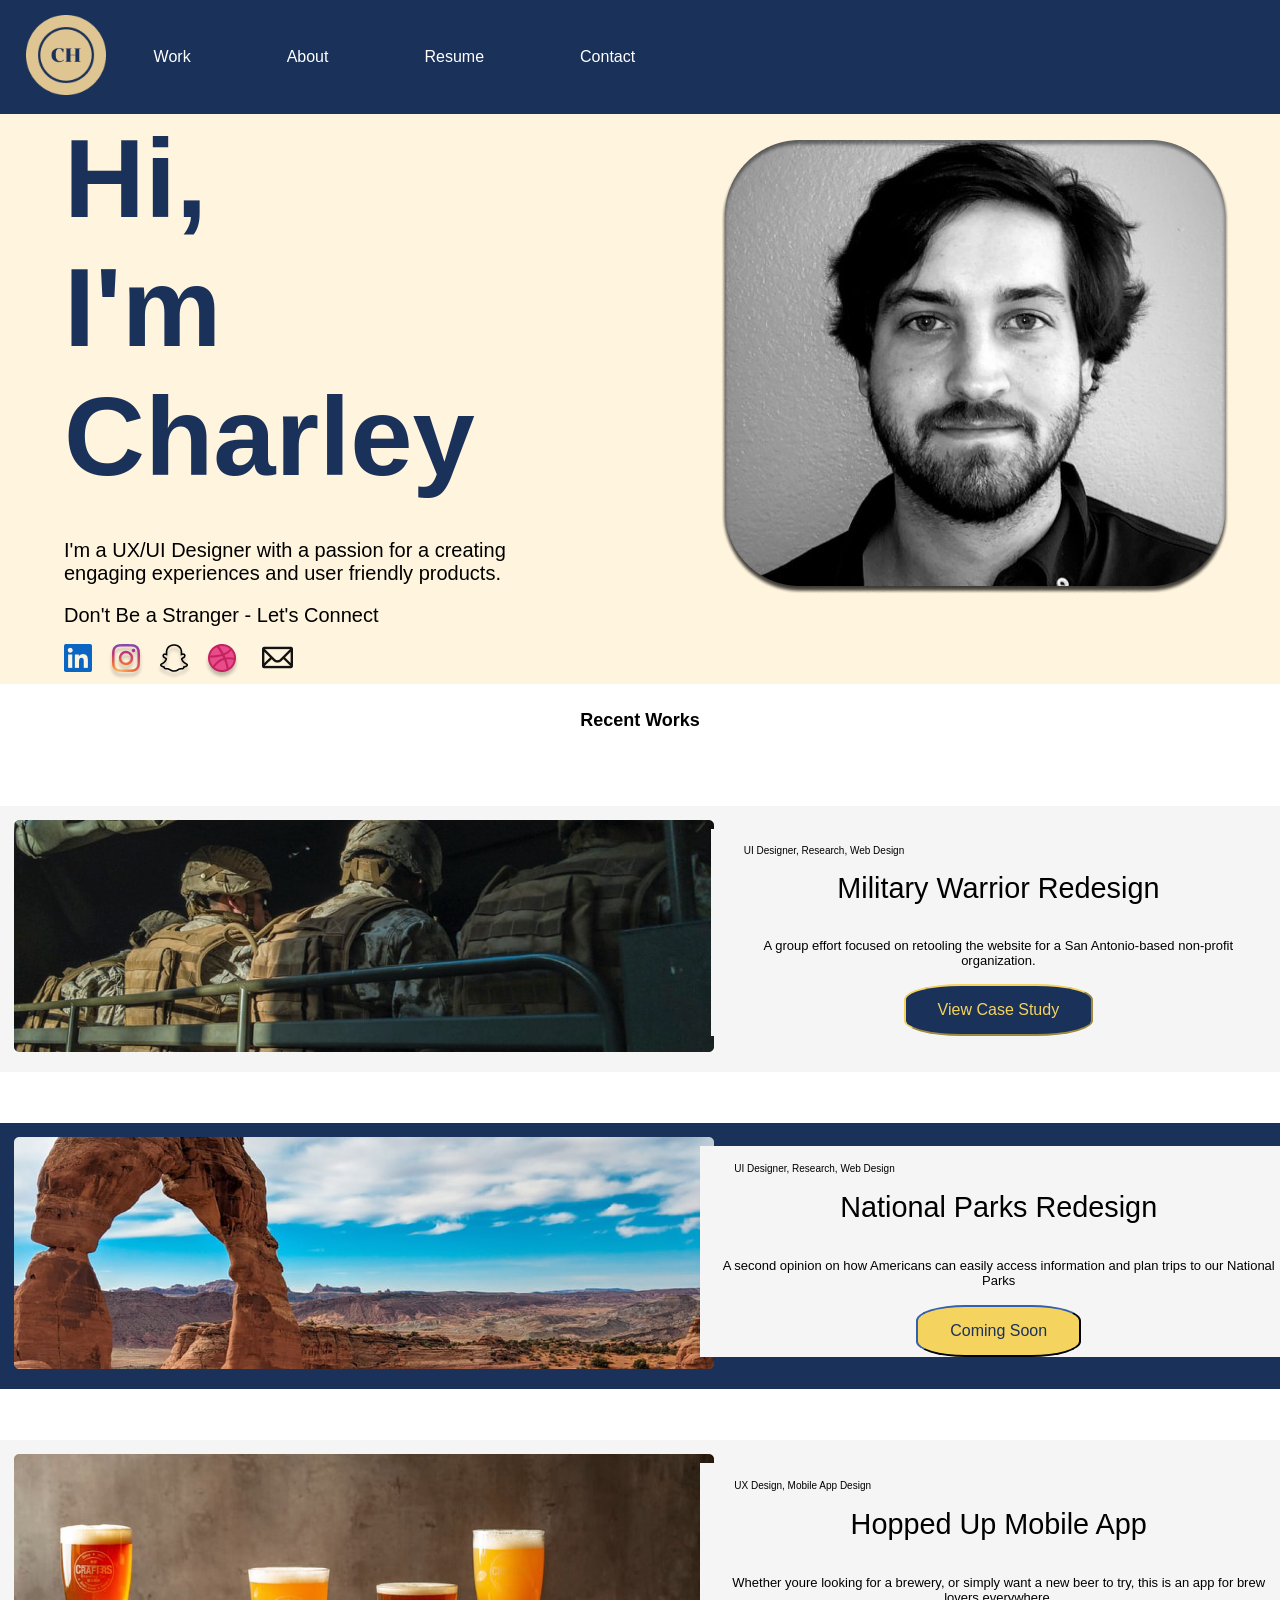
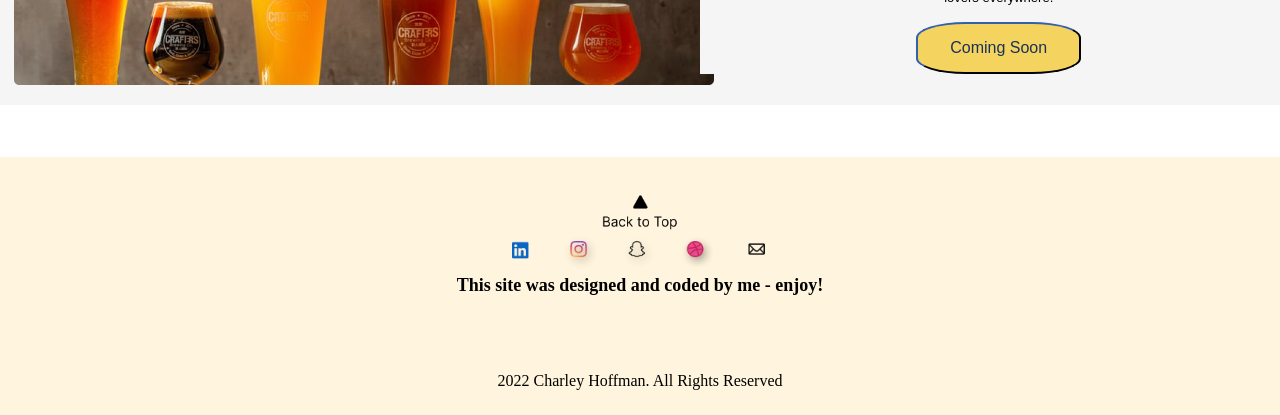
<file: index.html>
<!DOCTYPE html>
<html lang="en">
<head>
    <meta charset="UTF-8">
    <meta http-equiv="X-UA-Compatible" content="IE=edge">
    <meta name="viewport" content="width=device-width, initial-scale=1.0"> 
    <link rel="stylesheet" href="./CSS/style.css">
    <title>Document</title>
</head>
<body>
    <nav>
        <img src="./Images/Logo.png" class="logo"> 
        <ul>
            <li>Work</li>
            <li>About</li>
            <li>Resume</li>
            <li>Contact</li>
        </ul>
    </nav>
    <section class="heroSection">
    
        <div class="headShot">
            <img src="./Images/Heashot.png">
        </div>    
        <div class="intro">
            <h1 class="hiCharley">Hi, I'm Charley</h1>
            <p class="aboutMe">I'm a UX/UI Designer with a passion for a creating engaging experiences and user friendly products.</p>
            <p class="letsConnect">Don't Be a Stranger - Let's Connect</p>
            <div class="social">
                <img src="./Images/socialMediaIcons.png">
            </div>
         </div>
    </section>
    
    <section class="recentWorks"> 
        <h2>Recent Works</h2>

      <div class="card">
        <div class="recentWorkCaseStudyBox">
            <img src="./Images/veterans.jpg" class="veterans"> 
        </div>
        <div>
            <div class="recentWorkDescription">
                <p class="recentWorkTasksPerformed">UI Designer, Research, Web Design</p>
                <p class="recentWorkTitle">Military Warrior Redesign</p>
                <p class="recentWorkSum">A group effort focused on retooling the website for a San Antonio-based non-profit organization.</p>
            </div>

            <div class="recentWorkCallToAction">
            <button id="button">View Case Study</button>
            </div>
        </div>
     </div>


     <div class="card2">
        <div class="recentWorkCaseStudyBox">
            <img src="./Images/nationalParks.png" class="nationalParks"> 
        </div>
        <div>
            <div class="recentWorkDescription">
                <p class="recentWorkTasksPerformed">UI Designer, Research, Web Design</p>
                <p class="recentWorkTitle">National Parks Redesign</p>
                <p class="recentWorkSum">A second opinion on how Americans can easily access information and plan trips to our National Parks</p>
            </div>

            <div class="recentWorkCallToAction">
            <button class="button2">Coming Soon</button>
            </div>
        </div>
     </div>


     <div class="card">
        <div class="recentWorkCaseStudyBox">
            <img src="./Images/beer.png" class="veterans"> 
        </div>
        <div>
            <div class="recentWorkDescription">
                <p class="recentWorkTasksPerformed">UX Design, Mobile App Design</p>
                <p class="recentWorkTitle">Hopped Up Mobile App</p>
                <p class="recentWorkSum">Whether youre looking for a brewery, or simply want a new beer to try, this is an app for brew lovers everywhere.</p>
            </div>

            <div class="recentWorkCallToAction">
            <button class="button2">Coming Soon</button>
            </div>
        </div>
     </div>
 
    </section>
    

    <section class="footer">
        <div class="footerContent">
            <div class="backToTop">
                <img src="./Images/backToTop.png" class="btt">
            </div>
            <img src="./Images/footerSocial.png" class="footerSocial">
            <h2 class= "enjoy">This site was designed and coded by me - enjoy!</h2>
            <p2 class="copyright">2022 Charley Hoffman. All Rights Reserved</p2>
        </div>
    </section>
</body>
</html>
</file>
<file: CSS/style.css>
*{ 
    margin: 0; 
    padding: 0;
}

nav{
    background-color: #1A315A ;
    display: flex; 
    justify-content: space;
}

ul{
    list-style: none;
    display: flex;
}

li{
    margin: 48px;
    color: white;
    font-family:'Lucida Sans', 'Lucida Sans Regular', 'Lucida Grande', 'Lucida Sans Unicode', Geneva, Verdana, sans-serif
}

.logo{
    width: 80px;
    height: 80px;
    background-color: #1A315A;
    text-align: center;
    margin-left: 2%;
    margin-top: 1.2%;
}

.heroSection{
    background-color: #FFF4DD;
    height: fit-content;
}

.headShot{
    float: right;
    margin-top: 2%;
    padding-right: 4%;
}

.hiCharley{
    font-family: 'Lucida Sans', 'Lucida Sans Regular', 'Lucida Grande', 'Lucida Sans Unicode', Geneva, Verdana, sans-serif;
    font-weight: bold;
    font-size: 700%;
    width: 60px;
    margin-left: 5%;
    color: #1A315A;
}

.aboutMe{
    font-family: sans-serif;
    font-size: 20px;
    margin-left: 5%;
    margin-top: 1cm;
    width: 40%;
}

.letsConnect{
    font-family: sans-serif;
    font-size: 20px;
    margin-left: 5%;
    margin-top: .5cm;
}

.social{
    margin-left: 5%;
    margin-top: .25cm;
}

h2{
    font-size: medium;
}


.card{
    display: grid;
    grid-template-columns: auto auto auto;
    margin-bottom: 4%;
    background-color: #f5f5f5;
}

.card2{
    display: inline-grid;
    grid-template-columns: auto auto auto;
    margin-bottom:4%;
    background-color: #1A315A;
}

.recentWorks{
    display: block;
    text-align:center;
    padding-top: 2%;
    font-family: sans-serif;
    font-size: 24px;
    background-color: white;
    align-content: center;
}

.recentWorkDescription{
    padding-left: 3%;
    margin-top: 4%;
    background-color: #f5f5f5;
    height: fit-content;
}

.recentWorkSum{
    font-size: small;
    padding-top: 6%;
}

.recentWorkTasksPerformed{
    font-size: x-small;
    display: flex;
    padding-bottom: 3%;
    padding-left: 3%;
    padding-top: 3%;
}

#button{
    background-color: #1A315A;
    border: 7;
    border-color: #f4d35e;
    color: #f4d35e;
    padding: 15px 32px;
    text-align: center;
    font-size: 16px;
    border-radius: 30%;
}

.button2{
    background-color: #f4d35e;
    border: 7;
    border-color: #1A315A;
    color: #1A315A;
    padding: 15px 32px;
    text-align: center;
    font-size: 16px;
    border-radius: 30%;
}

.recentWorkCallToAction{
    background-color: #f5f5f5;
    padding-left: 3%;
    padding-top: 3%;
}

.footer{
    background-color: #FFF4DD;
}

.footerContent{
    text-align: center;
    padding-bottom: 2%;
}

.footerSocial{
    width: 20%;
}

.btt{
    width: 6%;
    height: 6%;
    margin-top: 1cm;
}

.copyright{
    margin-bottom: 1cm;
}

h2{
    margin-bottom: 2cm;
    font-size: large;
    font-weight: bold;
}

.veterans{
    width: 700px;
    padding: 2%;
}

.nationalParks{
    width: 700px;
    padding: 2%;
}

.recentWorkTitle{
    font-size: larger;
}

.button{
    width: 100px;
}

@media screen and (max-width:650px) {
    .card {
        display: flex;
        flex-direction: column;
        width: 100%;
    }

    .card2 {
        display: flex;
        flex-direction: column;
    }

    .aboutMe {
        display: flex;
        flex-direction: column;
    }

    .recentWorkCaseStudyBox {
        display: flex;
        flex-direction: column;
    }
}
</file>
